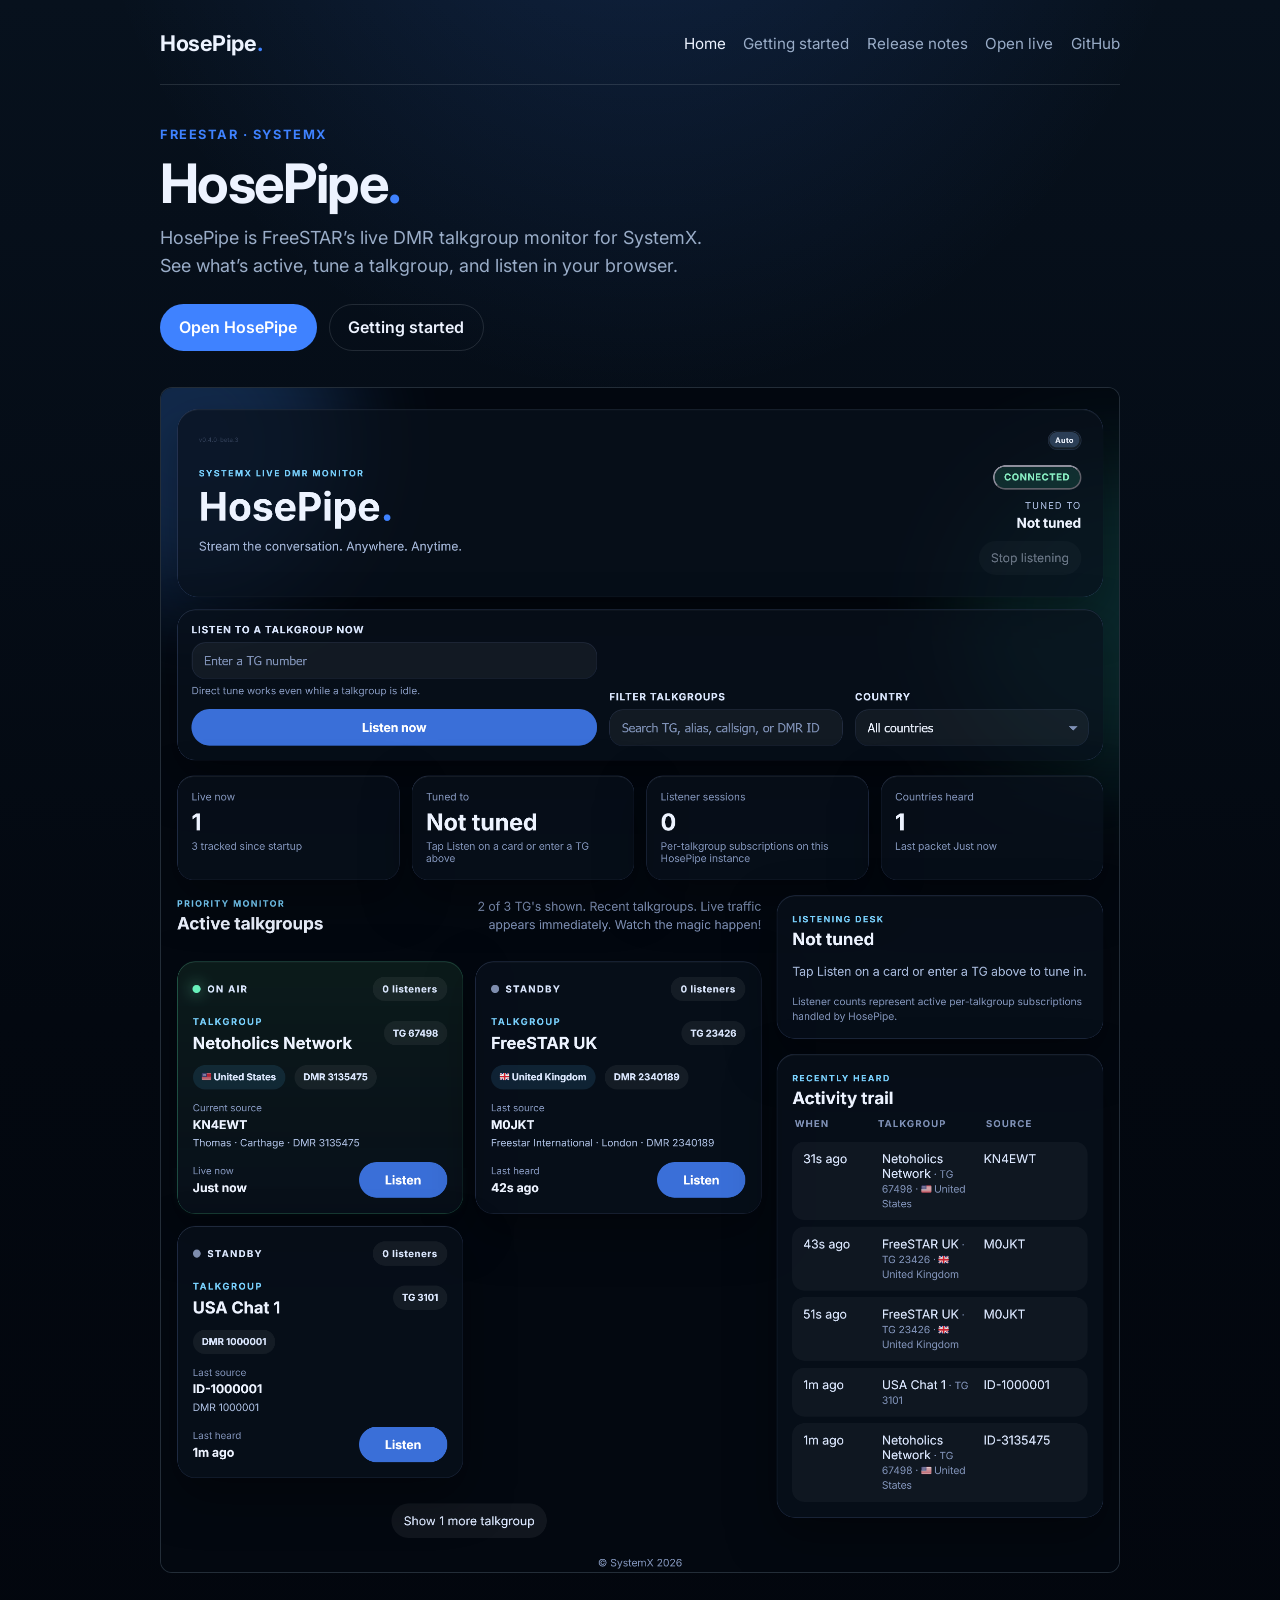
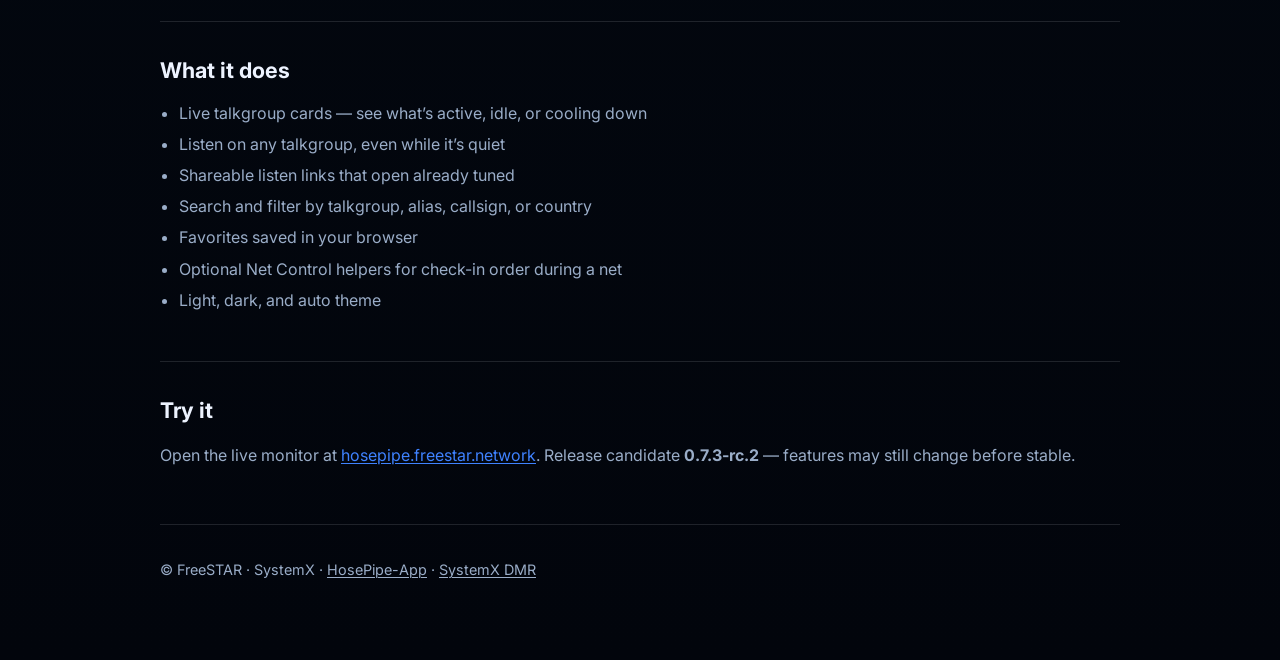
<file: docs/index.html>
<!doctype html>
<html lang="en">
  <head>
    <meta charset="utf-8" />
    <meta name="viewport" content="width=device-width, initial-scale=1" />
    <title>HosePipe — FreeSTAR SystemX DMR Talkgroup Monitor</title>
    <meta
      name="description"
      content="HosePipe is FreeSTAR’s live DMR talkgroup monitor for SystemX. See what’s active, tune a talkgroup, and listen in your browser."
    />
    <link rel="canonical" href="https://shaymez.github.io/HosePipe-App/" />
    <link rel="icon" type="image/svg+xml" href="./favicon.svg" />
    <meta property="og:type" content="website" />
    <meta property="og:site_name" content="HosePipe" />
    <meta property="og:title" content="HosePipe — FreeSTAR SystemX DMR Talkgroup Monitor" />
    <meta
      property="og:description"
      content="HosePipe is FreeSTAR’s live DMR talkgroup monitor for SystemX. See what’s active, tune a talkgroup, and listen in your browser."
    />
    <meta property="og:url" content="https://shaymez.github.io/HosePipe-App/" />
    <meta property="og:image" content="https://shaymez.github.io/HosePipe-App/og-image.png" />
    <meta property="og:image:width" content="1200" />
    <meta property="og:image:height" content="630" />
    <meta name="twitter:card" content="summary_large_image" />
    <meta name="twitter:title" content="HosePipe — FreeSTAR SystemX DMR Talkgroup Monitor" />
    <meta
      name="twitter:description"
      content="HosePipe is FreeSTAR’s live DMR talkgroup monitor for SystemX. See what’s active, tune a talkgroup, and listen in your browser."
    />
    <meta name="twitter:image" content="https://shaymez.github.io/HosePipe-App/og-image.png" />
    <script type="application/ld+json">
      {
        "@context": "https://schema.org",
        "@type": "WebApplication",
        "name": "HosePipe",
        "applicationCategory": "MultimediaApplication",
        "operatingSystem": "Web",
        "url": "https://hosepipe.freestar.network/",
        "description": "HosePipe is FreeSTAR’s live DMR talkgroup monitor for SystemX. See what’s active, tune a talkgroup, and listen in your browser.",
        "image": "https://shaymez.github.io/HosePipe-App/og-image.png",
        "publisher": {
          "@type": "Organization",
          "name": "FreeSTAR",
          "url": "https://freestar.network/"
        },
        "isPartOf": {
          "@type": "WebSite",
          "name": "SystemX",
          "url": "https://freestar.network/systemx-dmr/"
        },
        "sameAs": [
          "https://github.com/ShaYmez/HosePipe-App",
          "https://hosepipe.freestar.network/"
        ]
      }
    </script>
    <link rel="preconnect" href="https://fonts.googleapis.com" />
    <link rel="preconnect" href="https://fonts.gstatic.com" crossorigin />
    <link
      href="https://fonts.googleapis.com/css2?family=Inter:wght@400;600;700&display=swap"
      rel="stylesheet"
    />
    <link rel="stylesheet" href="./styles.css" />
  </head>
  <body>
    <div class="wrap">
      <header class="site-nav">
        <a class="brand" href="./">HosePipe<span class="brand-dot">.</span></a>
        <nav class="nav-links" aria-label="Site">
          <a href="./" aria-current="page">Home</a>
          <a href="./getting-started.html">Getting started</a>
          <a href="./beta.html">Release notes</a>
          <a href="https://hosepipe.freestar.network/">Open live</a>
          <a href="https://github.com/ShaYmez/HosePipe-App">GitHub</a>
        </nav>
      </header>

      <main>
        <span class="eyebrow">FreeSTAR · SystemX</span>
        <h1>HosePipe<span class="dot">.</span></h1>
        <p class="lede">
          HosePipe is FreeSTAR’s live DMR talkgroup monitor for SystemX. See what’s active, tune a
          talkgroup, and listen in your browser.
        </p>
        <div class="cta-row">
          <a class="button button-primary" href="https://hosepipe.freestar.network/">Open HosePipe</a>
          <a class="button button-secondary" href="./getting-started.html">Getting started</a>
        </div>
        <img
          class="hero-shot"
          src="./assets/screenshot-app.png"
          width="1440"
          height="900"
          alt="HosePipe live talkgroup monitor showing active SystemX DMR talkgroups"
        />

        <section class="section" aria-labelledby="what-it-does">
          <h2 id="what-it-does">What it does</h2>
          <ul>
            <li>Live talkgroup cards — see what’s active, idle, or cooling down</li>
            <li>Listen on any talkgroup, even while it’s quiet</li>
            <li>Shareable listen links that open already tuned</li>
            <li>Search and filter by talkgroup, alias, callsign, or country</li>
            <li>Favorites saved in your browser</li>
            <li>Optional Net Control helpers for check-in order during a net</li>
            <li>Light, dark, and auto theme</li>
          </ul>
        </section>

        <section class="section" aria-labelledby="try-it">
          <h2 id="try-it">Try it</h2>
          <p>
            Open the live monitor at
            <a href="https://hosepipe.freestar.network/">hosepipe.freestar.network</a>. Release
            candidate <strong>0.7.3-rc.2</strong> — features may still change before stable.
          </p>
        </section>
      </main>

      <footer class="site-footer">
        <p>
          © FreeSTAR · SystemX ·
          <a href="https://github.com/ShaYmez/HosePipe-App">HosePipe-App</a> ·
          <a href="https://freestar.network/systemx-dmr/">SystemX DMR</a>
        </p>
      </footer>
    </div>
  </body>
</html>
</file>
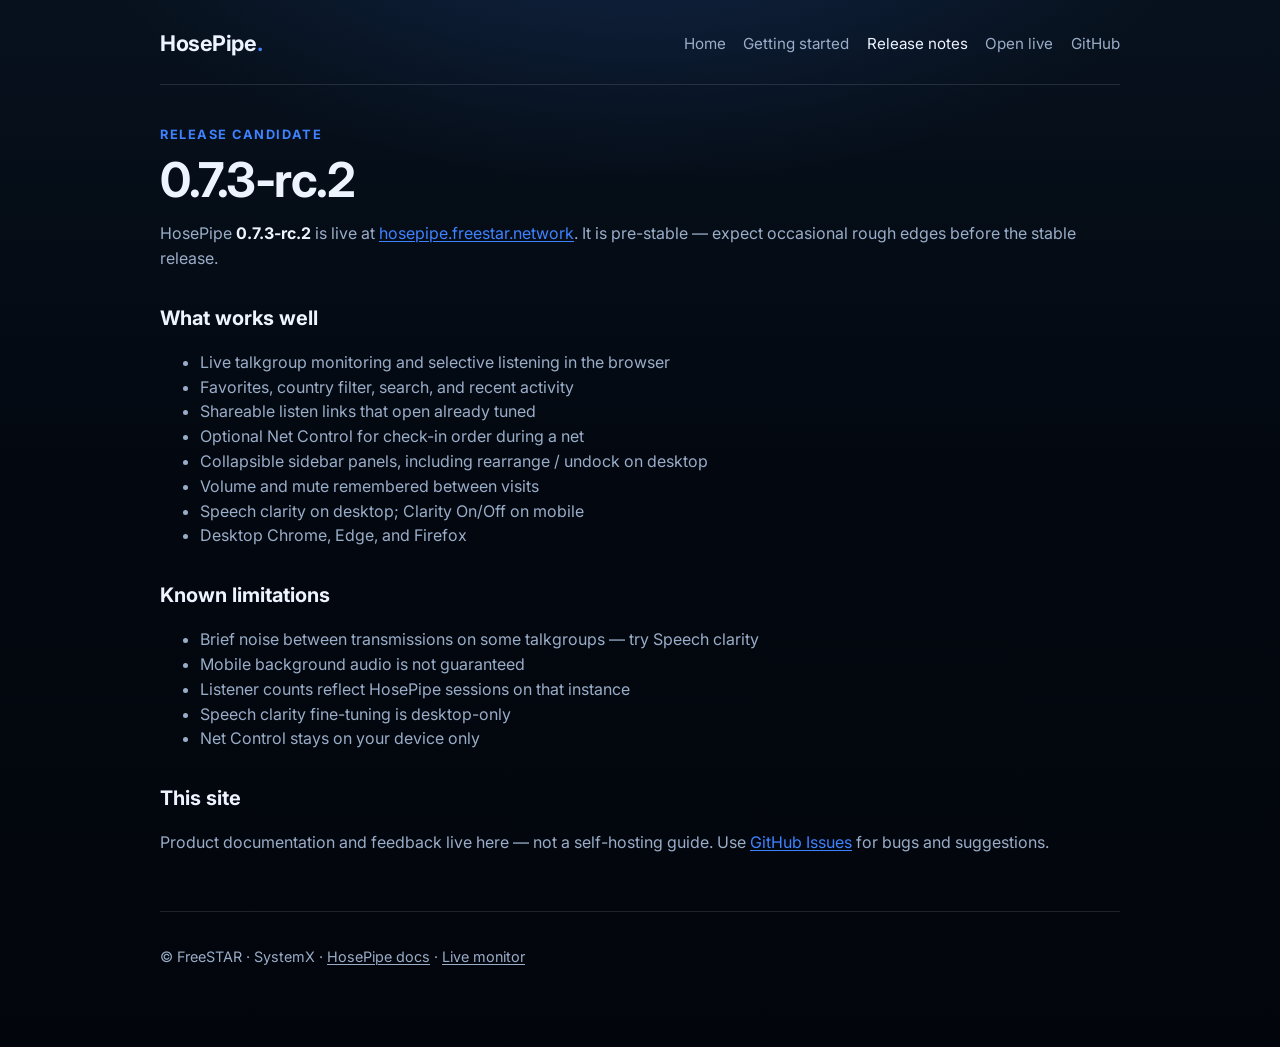
<file: docs/beta.html>
<!doctype html>
<html lang="en">
  <head>
    <meta charset="utf-8" />
    <meta name="viewport" content="width=device-width, initial-scale=1" />
    <title>Release candidate — HosePipe</title>
    <meta
      name="description"
      content="HosePipe 0.7.3-rc.2 release candidate notes for FreeSTAR’s SystemX DMR talkgroup monitor."
    />
    <link rel="canonical" href="https://shaymez.github.io/HosePipe-App/beta.html" />
    <link rel="icon" type="image/svg+xml" href="./favicon.svg" />
    <meta property="og:type" content="article" />
    <meta property="og:site_name" content="HosePipe" />
    <meta property="og:title" content="Release candidate — HosePipe" />
    <meta
      property="og:description"
      content="HosePipe 0.7.3-rc.2 release candidate notes for FreeSTAR’s SystemX DMR talkgroup monitor."
    />
    <meta property="og:url" content="https://shaymez.github.io/HosePipe-App/beta.html" />
    <meta property="og:image" content="https://shaymez.github.io/HosePipe-App/og-image.png" />
    <meta name="twitter:card" content="summary_large_image" />
    <meta name="twitter:title" content="Release candidate — HosePipe" />
    <meta
      name="twitter:description"
      content="HosePipe 0.7.3-rc.2 release candidate notes for FreeSTAR’s SystemX DMR talkgroup monitor."
    />
    <meta name="twitter:image" content="https://shaymez.github.io/HosePipe-App/og-image.png" />
    <link rel="preconnect" href="https://fonts.googleapis.com" />
    <link rel="preconnect" href="https://fonts.gstatic.com" crossorigin />
    <link
      href="https://fonts.googleapis.com/css2?family=Inter:wght@400;600;700&display=swap"
      rel="stylesheet"
    />
    <link rel="stylesheet" href="./styles.css" />
  </head>
  <body>
    <div class="wrap doc-page">
      <header class="site-nav">
        <a class="brand" href="./">HosePipe<span class="brand-dot">.</span></a>
        <nav class="nav-links" aria-label="Site">
          <a href="./">Home</a>
          <a href="./getting-started.html">Getting started</a>
          <a href="./beta.html" aria-current="page">Release notes</a>
          <a href="https://hosepipe.freestar.network/">Open live</a>
          <a href="https://github.com/ShaYmez/HosePipe-App">GitHub</a>
        </nav>
      </header>

      <main>
        <span class="eyebrow">Release candidate</span>
        <h1>0.7.3-rc.2</h1>
        <p>
          HosePipe <strong>0.7.3-rc.2</strong> is live at
          <a href="https://hosepipe.freestar.network/">hosepipe.freestar.network</a>. It is pre-stable —
          expect occasional rough edges before the stable release.
        </p>

        <h2>What works well</h2>
        <ul>
          <li>Live talkgroup monitoring and selective listening in the browser</li>
          <li>Favorites, country filter, search, and recent activity</li>
          <li>Shareable listen links that open already tuned</li>
          <li>Optional Net Control for check-in order during a net</li>
          <li>Collapsible sidebar panels, including rearrange / undock on desktop</li>
          <li>Volume and mute remembered between visits</li>
          <li>Speech clarity on desktop; Clarity On/Off on mobile</li>
          <li>Desktop Chrome, Edge, and Firefox</li>
        </ul>

        <h2>Known limitations</h2>
        <ul>
          <li>Brief noise between transmissions on some talkgroups — try Speech clarity</li>
          <li>Mobile background audio is not guaranteed</li>
          <li>Listener counts reflect HosePipe sessions on that instance</li>
          <li>Speech clarity fine-tuning is desktop-only</li>
          <li>Net Control stays on your device only</li>
        </ul>

        <h2>This site</h2>
        <p>
          Product documentation and feedback live here — not a self-hosting guide. Use
          <a href="https://github.com/ShaYmez/HosePipe-App/issues">GitHub Issues</a> for bugs and
          suggestions.
        </p>
      </main>

      <footer class="site-footer">
        <p>
          © FreeSTAR · SystemX ·
          <a href="./">HosePipe docs</a> ·
          <a href="https://hosepipe.freestar.network/">Live monitor</a>
        </p>
      </footer>
    </div>
  </body>
</html>
</file>
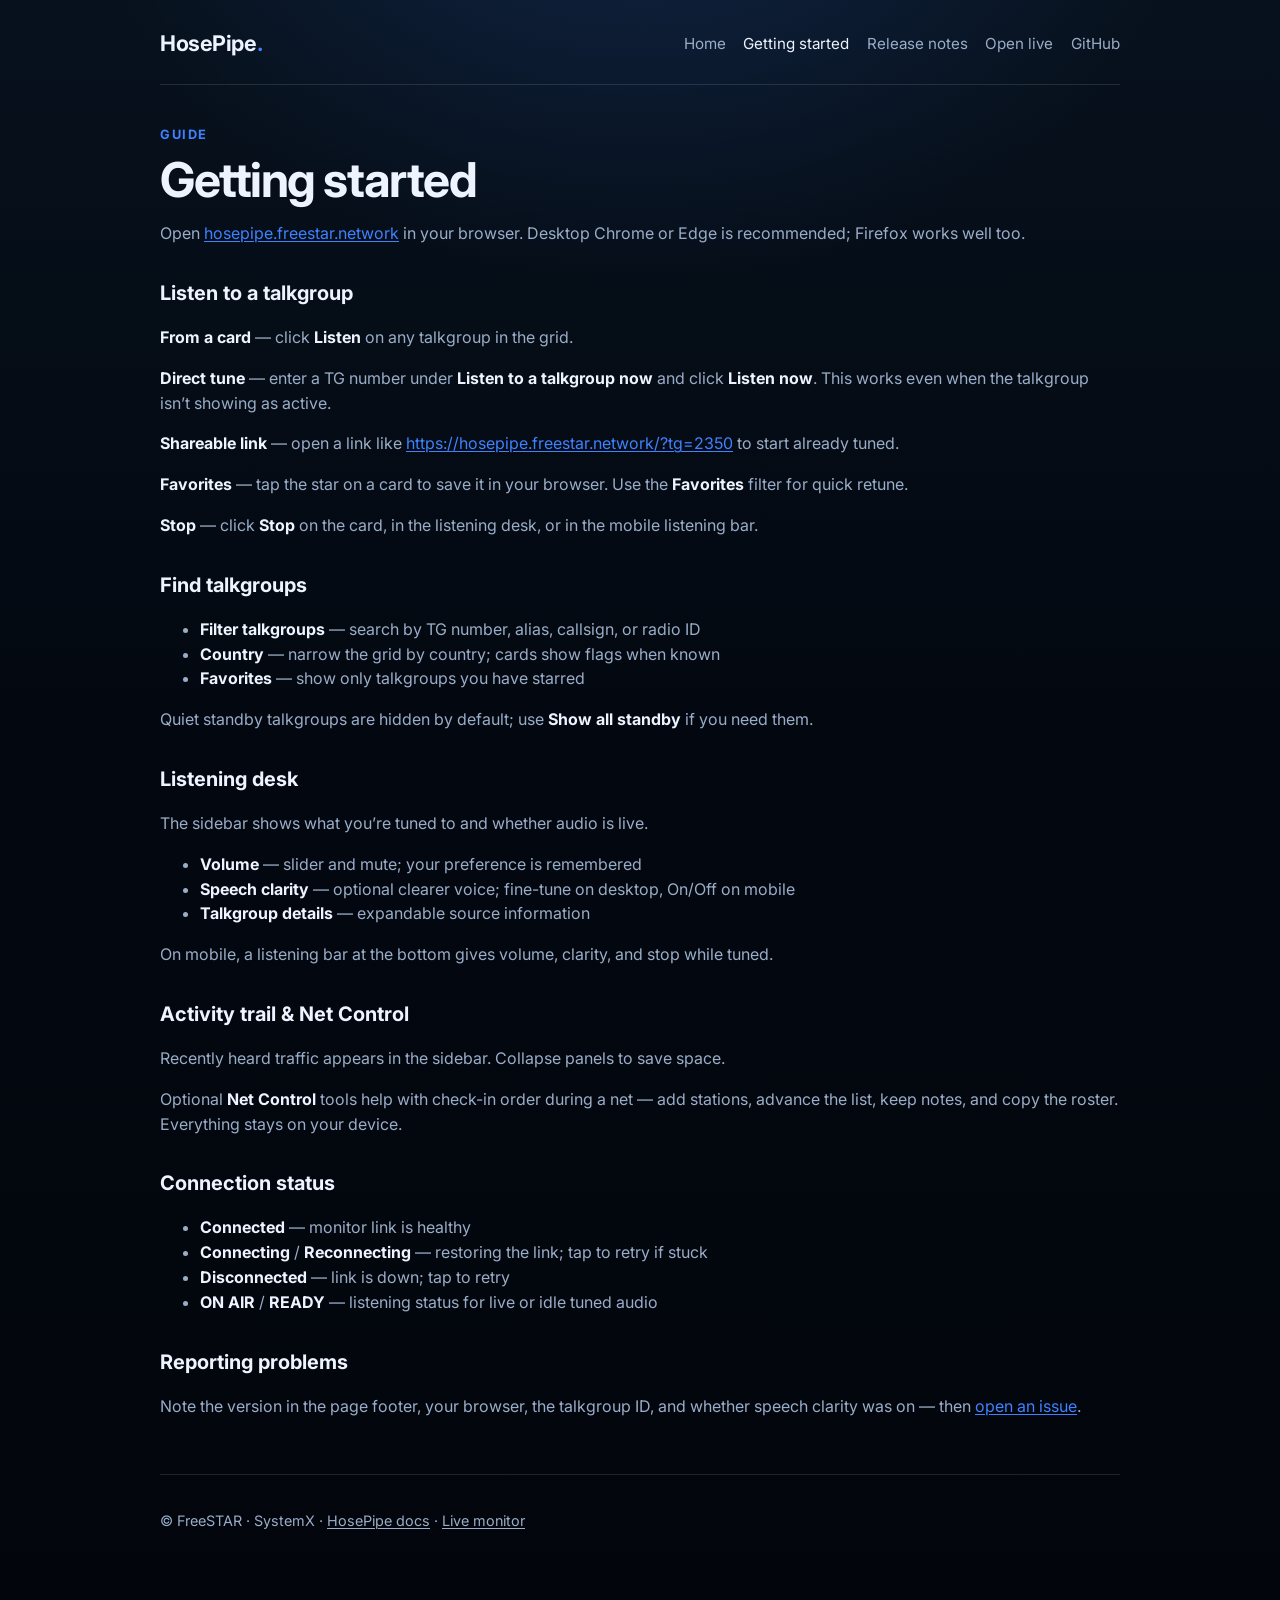
<file: docs/getting-started.html>
<!doctype html>
<html lang="en">
  <head>
    <meta charset="utf-8" />
    <meta name="viewport" content="width=device-width, initial-scale=1" />
    <title>Getting started — HosePipe</title>
    <meta
      name="description"
      content="How to open HosePipe, listen to SystemX DMR talkgroups, use favorites, filters, and Net Control in your browser."
    />
    <link rel="canonical" href="https://shaymez.github.io/HosePipe-App/getting-started.html" />
    <link rel="icon" type="image/svg+xml" href="./favicon.svg" />
    <meta property="og:type" content="article" />
    <meta property="og:site_name" content="HosePipe" />
    <meta property="og:title" content="Getting started — HosePipe" />
    <meta
      property="og:description"
      content="How to open HosePipe, listen to SystemX DMR talkgroups, use favorites, filters, and Net Control in your browser."
    />
    <meta property="og:url" content="https://shaymez.github.io/HosePipe-App/getting-started.html" />
    <meta property="og:image" content="https://shaymez.github.io/HosePipe-App/og-image.png" />
    <meta name="twitter:card" content="summary_large_image" />
    <meta name="twitter:title" content="Getting started — HosePipe" />
    <meta
      name="twitter:description"
      content="How to open HosePipe, listen to SystemX DMR talkgroups, use favorites, filters, and Net Control in your browser."
    />
    <meta name="twitter:image" content="https://shaymez.github.io/HosePipe-App/og-image.png" />
    <link rel="preconnect" href="https://fonts.googleapis.com" />
    <link rel="preconnect" href="https://fonts.gstatic.com" crossorigin />
    <link
      href="https://fonts.googleapis.com/css2?family=Inter:wght@400;600;700&display=swap"
      rel="stylesheet"
    />
    <link rel="stylesheet" href="./styles.css" />
  </head>
  <body>
    <div class="wrap doc-page">
      <header class="site-nav">
        <a class="brand" href="./">HosePipe<span class="brand-dot">.</span></a>
        <nav class="nav-links" aria-label="Site">
          <a href="./">Home</a>
          <a href="./getting-started.html" aria-current="page">Getting started</a>
          <a href="./beta.html">Release notes</a>
          <a href="https://hosepipe.freestar.network/">Open live</a>
          <a href="https://github.com/ShaYmez/HosePipe-App">GitHub</a>
        </nav>
      </header>

      <main>
        <span class="eyebrow">Guide</span>
        <h1>Getting started</h1>
        <p>
          Open
          <a href="https://hosepipe.freestar.network/">hosepipe.freestar.network</a>
          in your browser. Desktop Chrome or Edge is recommended; Firefox works well too.
        </p>

        <h2>Listen to a talkgroup</h2>
        <p><strong>From a card</strong> — click <strong>Listen</strong> on any talkgroup in the grid.</p>
        <p>
          <strong>Direct tune</strong> — enter a TG number under <strong>Listen to a talkgroup now</strong>
          and click <strong>Listen now</strong>. This works even when the talkgroup isn’t showing as active.
        </p>
        <p>
          <strong>Shareable link</strong> — open a link like
          <a href="https://hosepipe.freestar.network/?tg=2350">https://hosepipe.freestar.network/?tg=2350</a>
          to start already tuned.
        </p>
        <p>
          <strong>Favorites</strong> — tap the star on a card to save it in your browser. Use the
          <strong>Favorites</strong> filter for quick retune.
        </p>
        <p>
          <strong>Stop</strong> — click <strong>Stop</strong> on the card, in the listening desk, or in the
          mobile listening bar.
        </p>

        <h2>Find talkgroups</h2>
        <ul>
          <li><strong>Filter talkgroups</strong> — search by TG number, alias, callsign, or radio ID</li>
          <li><strong>Country</strong> — narrow the grid by country; cards show flags when known</li>
          <li><strong>Favorites</strong> — show only talkgroups you have starred</li>
        </ul>
        <p>Quiet standby talkgroups are hidden by default; use <strong>Show all standby</strong> if you need them.</p>

        <h2>Listening desk</h2>
        <p>The sidebar shows what you’re tuned to and whether audio is live.</p>
        <ul>
          <li><strong>Volume</strong> — slider and mute; your preference is remembered</li>
          <li><strong>Speech clarity</strong> — optional clearer voice; fine-tune on desktop, On/Off on mobile</li>
          <li><strong>Talkgroup details</strong> — expandable source information</li>
        </ul>
        <p>On mobile, a listening bar at the bottom gives volume, clarity, and stop while tuned.</p>

        <h2>Activity trail &amp; Net Control</h2>
        <p>Recently heard traffic appears in the sidebar. Collapse panels to save space.</p>
        <p>
          Optional <strong>Net Control</strong> tools help with check-in order during a net — add stations,
          advance the list, keep notes, and copy the roster. Everything stays on your device.
        </p>

        <h2>Connection status</h2>
        <ul>
          <li><strong>Connected</strong> — monitor link is healthy</li>
          <li><strong>Connecting</strong> / <strong>Reconnecting</strong> — restoring the link; tap to retry if stuck</li>
          <li><strong>Disconnected</strong> — link is down; tap to retry</li>
          <li><strong>ON AIR</strong> / <strong>READY</strong> — listening status for live or idle tuned audio</li>
        </ul>

        <h2>Reporting problems</h2>
        <p>
          Note the version in the page footer, your browser, the talkgroup ID, and whether speech clarity was
          on — then
          <a href="https://github.com/ShaYmez/HosePipe-App/issues">open an issue</a>.
        </p>
      </main>

      <footer class="site-footer">
        <p>
          © FreeSTAR · SystemX ·
          <a href="./">HosePipe docs</a> ·
          <a href="https://hosepipe.freestar.network/">Live monitor</a>
        </p>
      </footer>
    </div>
  </body>
</html>
</file>
<file: docs/styles.css>
:root {
  --bg: #030810;
  --bg-elevated: #07111d;
  --text: #edf3ff;
  --muted: #9aadc8;
  --accent: #3f82ff;
  --line: rgba(237, 243, 255, 0.12);
  --font: Inter, ui-sans-serif, system-ui, sans-serif;
}

* {
  box-sizing: border-box;
}

html {
  color-scheme: dark;
}

body {
  margin: 0;
  min-height: 100vh;
  font-family: var(--font);
  background:
    radial-gradient(ellipse 80% 50% at 50% -10%, rgba(63, 130, 255, 0.18), transparent 55%),
    linear-gradient(180deg, #07111d 0%, var(--bg) 45%, #02050c 100%);
  color: var(--text);
  line-height: 1.55;
}

a {
  color: var(--accent);
  text-decoration-thickness: 1px;
  text-underline-offset: 0.15em;
}

a:hover {
  color: #7eacff;
}

.wrap {
  width: min(960px, calc(100% - 2rem));
  margin: 0 auto;
  padding: 1.5rem 0 4rem;
}

.site-nav {
  display: flex;
  flex-wrap: wrap;
  align-items: center;
  justify-content: space-between;
  gap: 0.75rem 1.25rem;
  padding: 0.5rem 0 1.75rem;
  border-bottom: 1px solid var(--line);
  margin-bottom: 2.5rem;
}

.brand {
  display: inline-flex;
  align-items: baseline;
  gap: 0;
  color: var(--text);
  text-decoration: none;
  font-family: var(--font);
  font-style: normal;
  font-weight: 700;
  font-size: 1.35rem;
  letter-spacing: -0.02em;
  line-height: 1;
}

.brand-dot {
  color: var(--accent);
}

.nav-links {
  display: flex;
  flex-wrap: wrap;
  gap: 0.85rem 1.1rem;
  font-size: 0.95rem;
}

.nav-links a {
  color: var(--muted);
  text-decoration: none;
}

.nav-links a:hover,
.nav-links a[aria-current="page"] {
  color: var(--text);
}

.eyebrow {
  display: block;
  margin-bottom: 0.65rem;
  color: var(--accent);
  font-size: 0.8rem;
  font-weight: 700;
  letter-spacing: 0.12em;
  text-transform: uppercase;
}

h1 {
  margin: 0 0 0.75rem;
  font-family: var(--font);
  font-style: normal;
  font-weight: 700;
  font-size: clamp(2.4rem, 6vw, 3.4rem);
  line-height: 1.05;
  letter-spacing: -0.03em;
}

h1 .dot {
  color: var(--accent);
}

.lede {
  margin: 0 0 1.5rem;
  max-width: 36rem;
  color: var(--muted);
  font-size: 1.125rem;
}

.cta-row {
  display: flex;
  flex-wrap: wrap;
  gap: 0.75rem;
  margin-bottom: 2.25rem;
}

.button {
  display: inline-flex;
  align-items: center;
  justify-content: center;
  min-height: 2.75rem;
  padding: 0.65rem 1.15rem;
  border-radius: 999px;
  border: 1px solid transparent;
  font-weight: 600;
  text-decoration: none;
}

.button-primary {
  background: var(--accent);
  color: #fff;
}

.button-primary:hover {
  background: #5a94ff;
  color: #fff;
}

.button-secondary {
  border-color: var(--line);
  background: transparent;
  color: var(--text);
}

.button-secondary:hover {
  border-color: rgba(237, 243, 255, 0.3);
  color: #fff;
}

.hero-shot {
  display: block;
  width: 100%;
  height: auto;
  border: 1px solid var(--line);
  border-radius: 12px;
  background: var(--bg-elevated);
}

.section {
  margin-top: 3rem;
  padding-top: 2rem;
  border-top: 1px solid var(--line);
}

.section h2 {
  margin: 0 0 0.85rem;
  font-size: 1.35rem;
}

.section p,
.section li {
  color: var(--muted);
}

.section ul {
  margin: 0;
  padding-left: 1.2rem;
}

.section li + li {
  margin-top: 0.4rem;
}

.doc-page h1 {
  font-size: clamp(2rem, 6vw, 3rem);
  margin-bottom: 1rem;
}

.doc-page h2 {
  margin: 2rem 0 0.75rem;
  font-size: 1.25rem;
}

.doc-page p,
.doc-page li {
  color: var(--muted);
}

.doc-page strong {
  color: var(--text);
}

.site-footer {
  margin-top: 3.5rem;
  padding-top: 1.25rem;
  border-top: 1px solid var(--line);
  color: var(--muted);
  font-size: 0.9rem;
}

.site-footer a {
  color: var(--muted);
}

.site-footer a:hover {
  color: var(--text);
}
</file>
